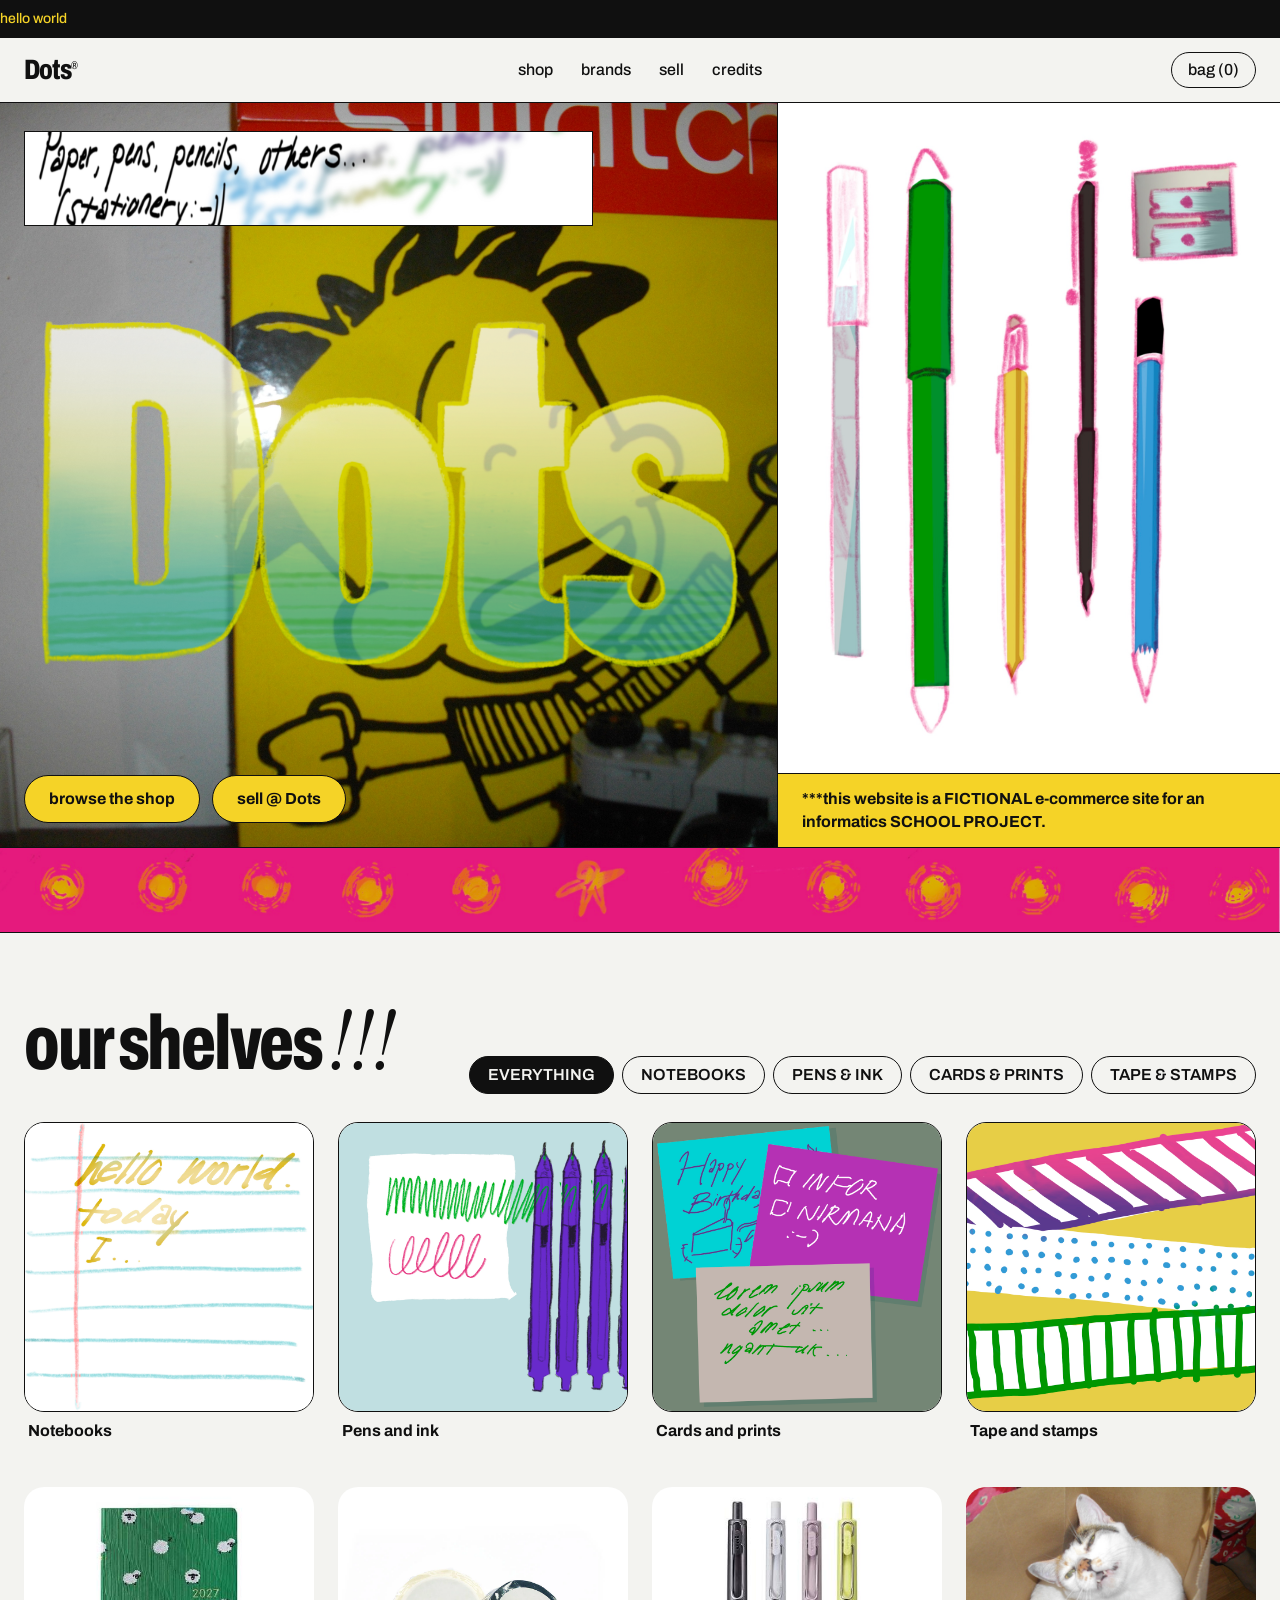
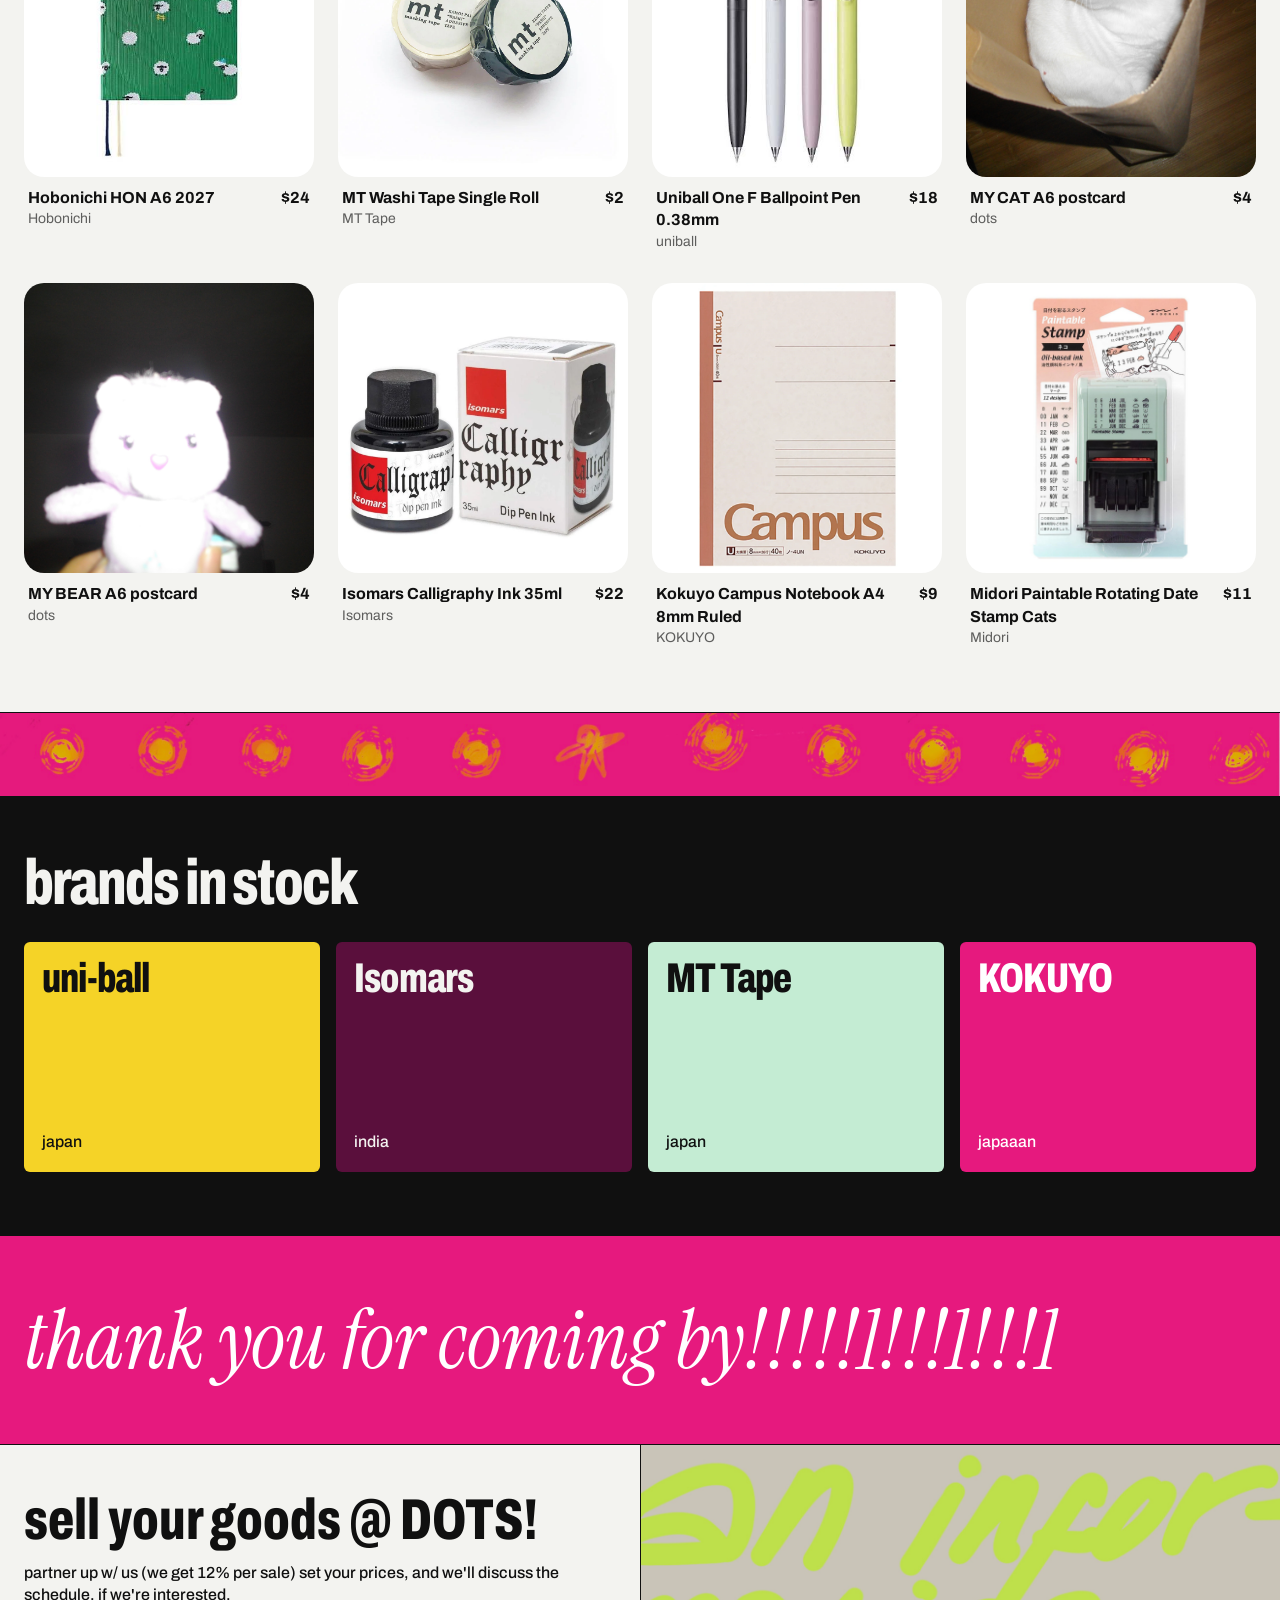
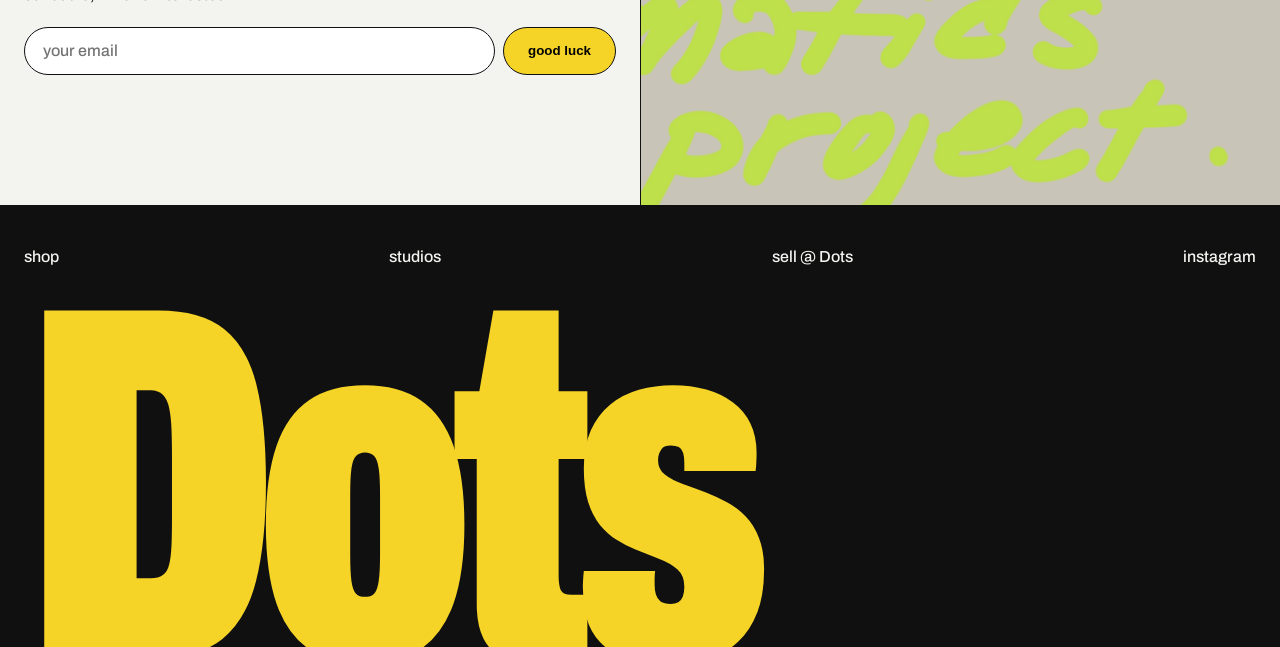
<file: index.html>
<!DOCTYPE html
<html lang="en">
<head>
<meta charset="utf-8">
<meta name="viewport" content="width=device-width, initial-scale=1">
<title>Dots — a marketplace for stationery</title>
<link rel="preconnect" href="https://fonts.googleapis.com">
<link rel="preconnect" href="https://fonts.gstatic.com" crossorigin>
<link href="https://fonts.googleapis.com/css2?family=Archivo:wdth,wght@62..125,400..900&family=Instrument+Serif:ital@0;1&display=swap" rel="stylesheet">
<link rel="stylesheet" href="style.css">
</head>
<body>

<div class="tick"><div>
  <span>hello world</span>
</div></div>

<header>
  <a class="logo" href="#">Dots<sup>®</sup></a>
  <nav><ul>
    <li><a href="#shop">shop</a></li>
    <li><a href="#studios">brands</a></li>
    <li><a href="#sell">sell</a></li>
    <li><a href="credits.html">credits</a></li>
  </ul></nav>
  <a class="bag" href="checkout.html">bag (0)</a>
</header>

<section class="hero">
  <div class="hero-l">
    <!-- Your artwork: save it as images/hero-art.jpg (or change the path) -->
    <img class="hero-art" src="images/hero-art.jpg" alt="">
    <!-- Your art: images/lead-art.png (wide, about 6:1) -->
    <div class="lead-art"><img src="images/hero.jpg" alt="Paper, ink and small objects from independent studios."></div>
    <!-- Your logo: images/dots-logo.png -->
    <h1 class="wordmark"><img src="images/dots.PNG" alt="Dots"></h1>
    <div class="cta">
      <a class="btn" href="#shop">browse the shop</a>
      <a class="btn" href="#sell">sell @ Dots</a>
    </div>
  </div>
  <div class="hero-r">
    <!-- Your art: images/hero-right.png -->
    <div class="slot" style="--f:#e6197e"><img src="images/supplies.jpg" alt=""></div>
    <p>***this website is a FICTIONAL e-commerce site for an informatics SCHOOL PROJECT. </p>
  </div>
</section>

<!-- Your art: images/strip-1.png (wide strip, 15:1) -->
<div class="strip" style="--f:#f5d327"><img src="images/strip.jpg" alt=""></div>

<main class="shop" id="shop">
  <div class="shop-h">
    <h2>our shelves <em>!!!</em></h2>
    <div class="chips">
      <label for="f-all"><input type="radio" name="f" id="f-all" checked>EVERYTHING</label>
      <label for="f-nb"><input type="radio" name="f" id="f-nb">NOTEBOOKS</label>
      <label for="f-pen"><input type="radio" name="f" id="f-pen">PENS & INK</label>
      <label for="f-card"><input type="radio" name="f" id="f-card">CARDS & PRINTS</label>
      <label for="f-ex"><input type="radio" name="f" id="f-ex">TAPE & STAMPS</label>
    </div>
  </div>

  <div class="cats">
    <!-- Square art: images/cat-notebooks.png, cat-pens.png, cat-cards.png, cat-tape.png -->
    <label class="cat" for="f-nb"><span class="art" style="--f:#101010"><img src="images/paper.jpg" alt=""></span><b>Notebooks</b></label>
    <label class="cat" for="f-pen"><span class="art" style="--f:#ebebe8"><img src="images/ink.jpg" alt=""></span><b>Pens and ink</b></label>
    <label class="cat" for="f-card"><span class="art" style="--f:#c9c4b8"><img src="images/cards.jpg" alt=""></span><b>Cards and prints</b></label>
    <label class="cat" for="f-ex"><span class="art" style="--f:#f5d327"><img src="images/washi.jpg" alt=""></span><b>Tape and stamps</b></label>
  </div>

  <!-- Product photos: save as images/product-01.jpg, product-02.jpg ... -->
  <div class="grid">
    <a class="card nb">
      <div class="art" style="--f:#f8a9c6"><img src="images/product-03.jpg" alt="Hobonichi"></div>
      <div class="meta"><b>Hobonichi HON A6 2027<span>Hobonichi</span></b><u>$24</u></div>
    </a>
    <a class="card ex">
      <div class="art" style="--f:#e8e22e"><img src="images/product-05.webp" alt="MT Tape"></div>
      <div class="meta"><b>MT Washi Tape Single Roll<span>MT Tape</span></b><u>$2</u></div>
    </a>
    <a class="card pen">
      <div class="art" style="--f:#69c7dc"><img src="images/product-01.jpg" alt="Uniball"></div>
      <div class="meta"><b>Uniball One F Ballpoint Pen 0.38mm<span>uniball</span></b><u>$18</u></div>
    </a>
    <a class="card cd">
      <div class="art" style="--f:#bfe04a"><img src="images/product-07.jpg" alt="dots"></div>
      <div class="meta"><b>MY CAT A6 postcard<span>dots</span></b><u>$4</u></div>
    </a>
    <a class="card cd">
      <div class="art" style="--f:#b9a3e3"><img src="images/product-08.jpg" alt="dots"></div>
      <div class="meta"><b>MY BEAR A6 postcard<span>dots</span></b><u>$4</u></div>
    </a>
    <a class="card pen">
      <div class="art" style="--f:#c4ecd3"><img src="images/product-02.webp" alt="Isomars"></div>
      <div class="meta"><b>Isomars Calligraphy Ink 35ml<span>Isomars</span></b><u>$22</u></div>
    </a>
    <a class="card nb">
      <div class="art" style="--f:#f26b21"><img src="images/product-04.webp" alt="KOKUYO"></div>
      <div class="meta"><b>Kokuyo Campus Notebook A4 8mm Ruled<span>KOKUYO</span></b><u>$9</u></div>
    </a>
    <a class="card ex">
      <div class="art" style="--f:#f5d327"><img src="images/product-06.jpg" alt="Midori"></div>
      <div class="meta"><b>Midori Paintable Rotating Date Stamp Cats<span>Midori</span></b><u>$11</u></div>
    </a>
  </div>
</main>

<!-- Your art: images/strip-2.png (same 15:1 strip) -->
<div class="strip t" style="--f:#e6197e"><img src="images/strip.jpg" alt=""></div>

<section class="studios" id="studios">
  <h2>brands in stock</h2>
  <ul class="tiles">
    <li class="tile"><h3>uni-ball</h3><p>japan</p></li>
    <li class="tile"><h3>Isomars</h3><p>india</p></li>
    <li class="tile"><h3>MT Tape</h3><p>japan</p></li>
    <li class="tile"><h3>KOKUYO</h3><p>japaaan</p></li>
  </ul>
</section>

<section class="manifesto" id="about">
  <p>thank you for coming by!!!!!1!!!1!!!1</p>
</section>

<section class="sell" id="sell">
  <div>
    <h2>sell your goods @ DOTS!</h2>
    <p>partner up w/ us (we get 12% per sale) set your prices, and we'll discuss the schedule, if we're interested.</p>
    <form action="#" method="post">
      <input type="email" placeholder="your email" aria-label="Your email">
      <button class="btn" type="button">good luck</button>
    </form>
  </div>
  <!-- Your art: images/sell-art.png -->
  <div class="sell-art" style="--f:#c9c4b8"><img src="images/info.jpg" alt=""></div>
</section>

<footer>
  <ul>
    <li><a href="#shop">shop</a></li>
    <li><a href="#studios">studios</a></li>
    <li><a href="#sell">sell @ Dots</a></li>
    <li><a href="https://www.instagram.com/padmeira?">instagram</a></li>
  </ul>
  <div class="big" aria-hidden="true">Dots</div>
</footer>

</body>
</html>
</file>
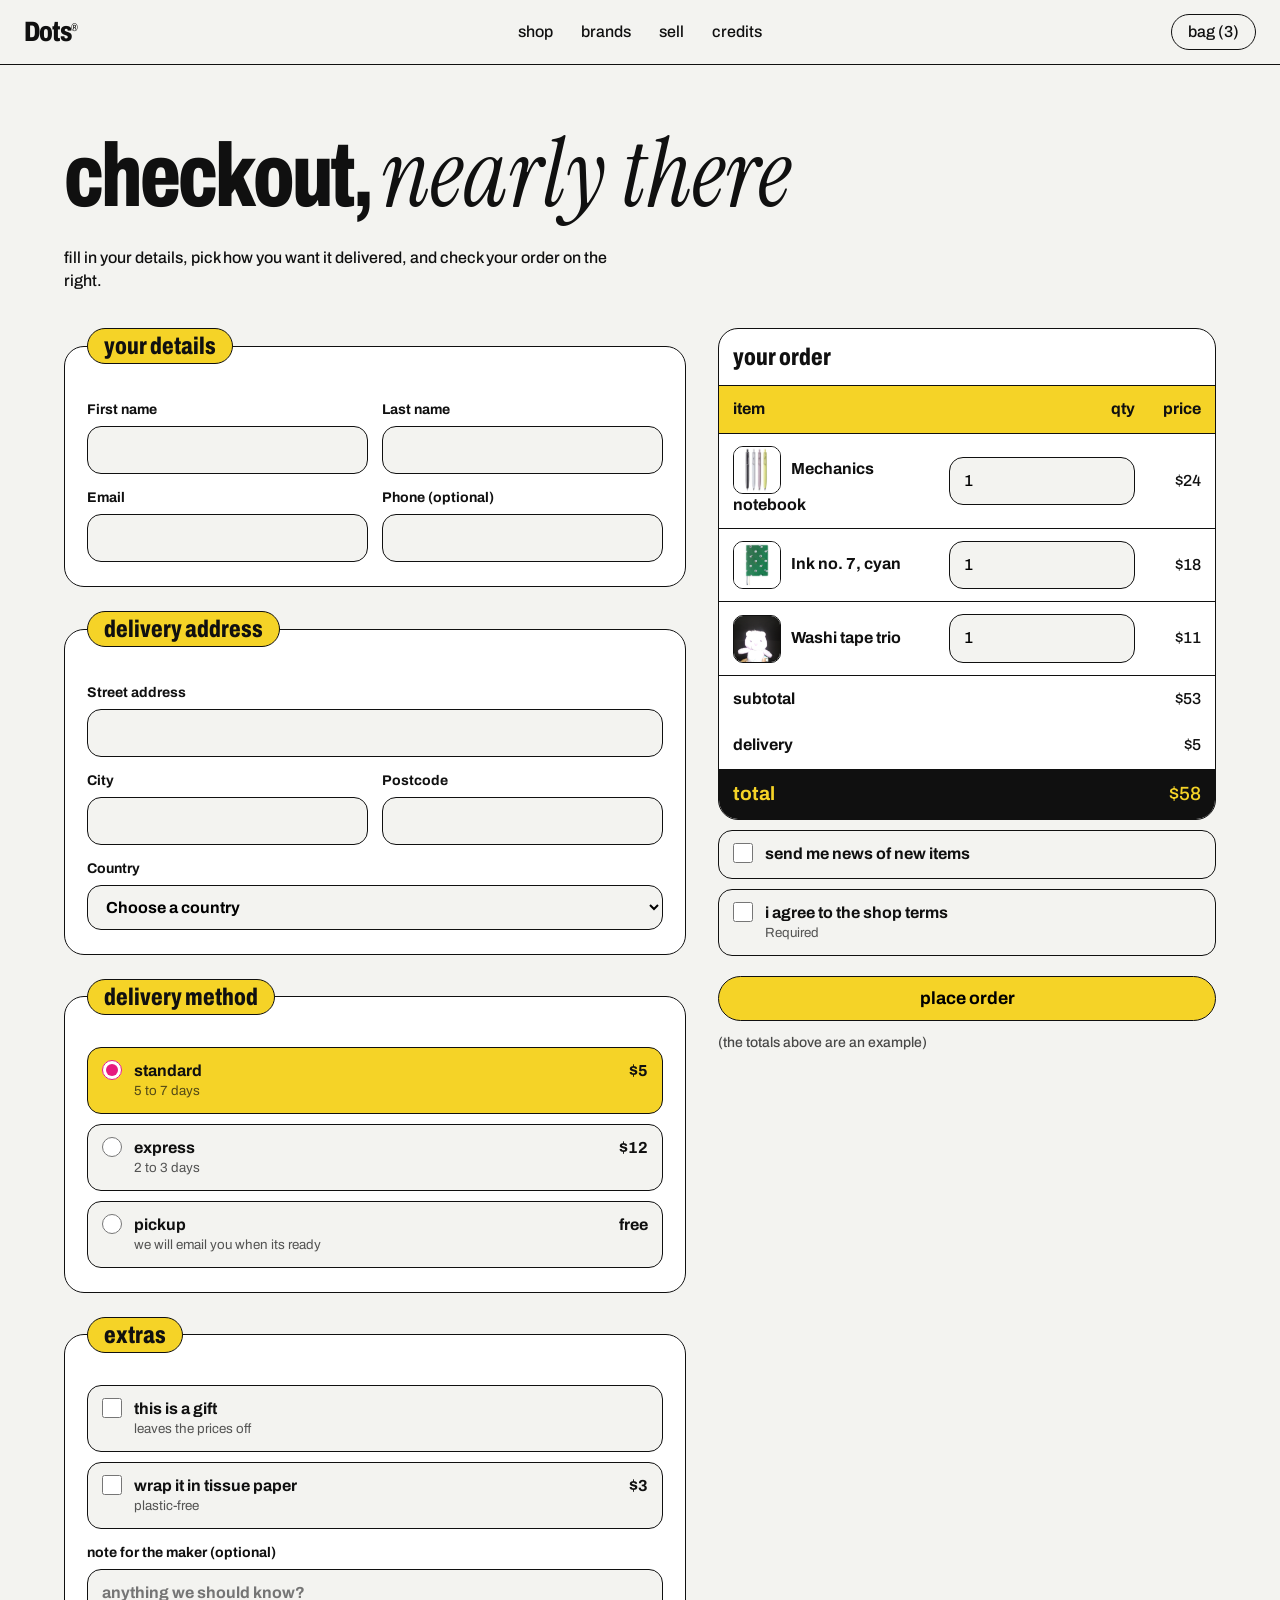
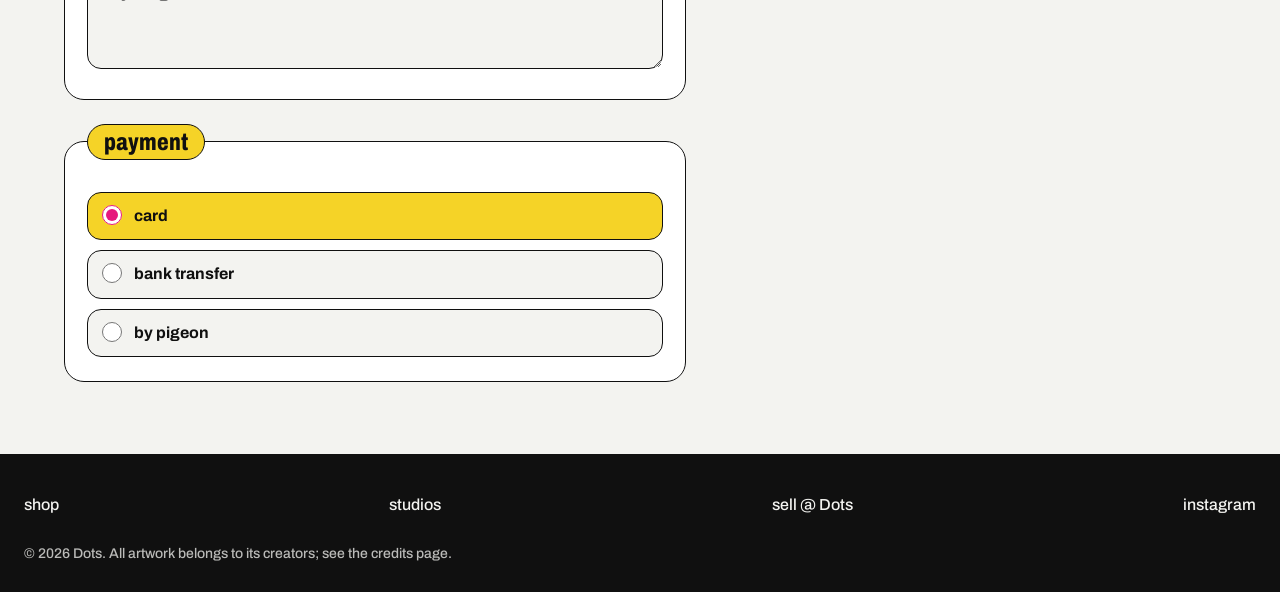
<file: checkout.html>
<!DOCTYPE html>
<html lang="en">
<head>
<meta charset="utf-8">
<meta name="viewport" content="width=device-width, initial-scale=1">
<title>Checkout — Dots</title>
<link rel="preconnect" href="https://fonts.googleapis.com">
<link rel="preconnect" href="https://fonts.gstatic.com" crossorigin>
<link href="https://fonts.googleapis.com/css2?family=Archivo:wdth,wght@62..125,400..900&family=Instrument+Serif:ital@0;1&display=swap" rel="stylesheet">
<link rel="stylesheet" href="style.css">
</head>
<body>

<header>
  <a class="logo" href="index.html">Dots<sup>®</sup></a>
  <nav><ul>
    <li><a href="index.html#shop">shop</a></li>
    <li><a href="index.html#studios">brands</a></li>
    <li><a href="index.html#sell">sell</a></li>
    <li><a href="credits.html">credits</a></li>
  </ul></nav>
  <a class="bag" href="checkout.html">bag (3)</a>
</header>

<main class="page">
  <h1>checkout, <em>nearly there</em></h1>
  <p class="intro">fill in your details, pick how you want it delivered, and check your order on the right.</p>

  <form class="checkout" action="#" method="post">
    <div class="fields">

      <fieldset>
        <legend>your details</legend>
        <div class="row">
          <label class="f"><span>First name</span><input type="text" name="first" autocomplete="given-name" required></label>
          <label class="f"><span>Last name</span><input type="text" name="last" autocomplete="family-name" required></label>
        </div>
        <div class="row">
          <label class="f"><span>Email</span><input type="email" name="email" autocomplete="email" required></label>
          <label class="f"><span>Phone (optional)</span><input type="tel" name="phone" autocomplete="tel"></label>
        </div>
      </fieldset>

      <fieldset>
        <legend>delivery address</legend>
        <div class="row one">
          <label class="f"><span>Street address</span><input type="text" name="address" autocomplete="street-address" required></label>
        </div>
        <div class="row">
          <label class="f"><span>City</span><input type="text" name="city" autocomplete="address-level2" required></label>
          <label class="f"><span>Postcode</span><input type="text" name="postcode" autocomplete="postal-code" required></label>
        </div>
        <div class="row one">
          <label class="f"><span>Country</span>
            <select name="country" autocomplete="country-name" required>
              <option value="" selected disabled>Choose a country</option>
                <option>Indonesia</option>
                <option>Malaysia</option>
                <option>Singapore</option>
                <option>Philippines</option>
                <option>Thailand</option>
            </select>
          </label>
        </div>
      </fieldset>

      <fieldset>
        <legend>delivery method</legend>
        <label class="opt"><input type="radio" name="shipping" value="standard" checked><span><b>standard</b><small>5 to 7 days</small></span><span class="price">$5</span></label>
        <label class="opt"><input type="radio" name="shipping" value="express"><span><b>express</b><small>2 to 3 days</small></span><span class="price">$12</span></label>
        <label class="opt"><input type="radio" name="shipping" value="pickup"><span><b>pickup</b><small>we will email you when its ready</small></span><span class="price">free</span></label>
      </fieldset>

      <fieldset>
        <legend>extras</legend>
        <label class="opt"><input type="checkbox" name="gift"><span><b>this is a gift</b><small>leaves the prices off</small></span></label>
        <label class="opt"><input type="checkbox" name="wrap"><span><b>wrap it in tissue paper</b><small>plastic-free</small></span><span class="price">$3</span></label>
        <div class="row one">
          <label class="f"><span>note for the maker (optional)</span><textarea name="note" placeholder="anything we should know?"></textarea></label>
        </div>
      </fieldset>

      <fieldset>
        <legend>payment</legend>
        <label class="opt"><input type="radio" name="payment" value="card" checked><span><b>card</b></span></label>
        <label class="opt"><input type="radio" name="payment" value="transfer"><span><b>bank transfer</b></span></label>
        <label class="opt"><input type="radio" name="payment" value="pigeon"><span><b>by pigeon</b></span></label>
        <!-- Do not add card number fields to a plain HTML form. Connect Stripe, PayPal or similar to take real payments. -->
       
      </fieldset>

    </div>

    <aside class="summary">
      <div class="table-wrap">
        <table>
          <caption>your order</caption>
          <thead><tr><th scope="col">item</th><th scope="col" class="n">qty</th><th scope="col" class="n">price</th></tr></thead>
          <tbody>
            <tr><th scope="row"><span class="thumb" style="--f:#f8a9c6"><img src="images/product-01.jpg" alt=""></span>Mechanics notebook</th><td class="n"><input class="qty" type="number" name="qty1" value="1" min="1" aria-label="Quantity, Mechanics notebook"></td><td class="n">$24</td></tr>
            <tr><th scope="row"><span class="thumb" style="--f:#69c7dc"><img src="images/product-03.jpg" alt=""></span>Ink no. 7, cyan</th><td class="n"><input class="qty" type="number" name="qty2" value="1" min="1" aria-label="Quantity, Ink no. 7, cyan"></td><td class="n">$18</td></tr>
            <tr><th scope="row"><span class="thumb" style="--f:#f5d327"><img src="images/product-08.jpg" alt=""></span>Washi tape trio</th><td class="n"><input class="qty" type="number" name="qty3" value="1" min="1" aria-label="Quantity, Washi tape trio"></td><td class="n">$11</td></tr>
          </tbody>
          <tfoot>
            <tr><th scope="row" colspan="2">subtotal</th><td class="n">$53</td></tr>
            <tr><th scope="row" colspan="2">delivery</th><td class="n">$5</td></tr>
            <tr><th scope="row" colspan="2">total</th><td class="n">$58</td></tr>
          </tfoot>
        </table>
      </div>

        <label class="opt"><input type="checkbox" name="news"><span><b>send me news of new items</b></span></label>
        <label class="opt"><input type="checkbox" name="terms" required><span><b>i agree to the shop terms</b><small>Required</small></span></label>
      <button class="btn place" type="submit">place order</button>
      <p class="small">(the totals above are an example)</p>
    </aside>
  </form>
</main>

<footer>
  <ul>
    <li><a href="#shop">shop</a></li>
    <li><a href="#studios">studios</a></li>
    <li><a href="#sell">sell @ Dots</a></li>
    <li><a href="https://www.instagram.com/padmeira?">instagram</a></li>
  </ul>
  <p class="copy">© 2026 Dots. All artwork belongs to its creators; see the credits page.</p>
</footer>

</body>
</html>
</file>
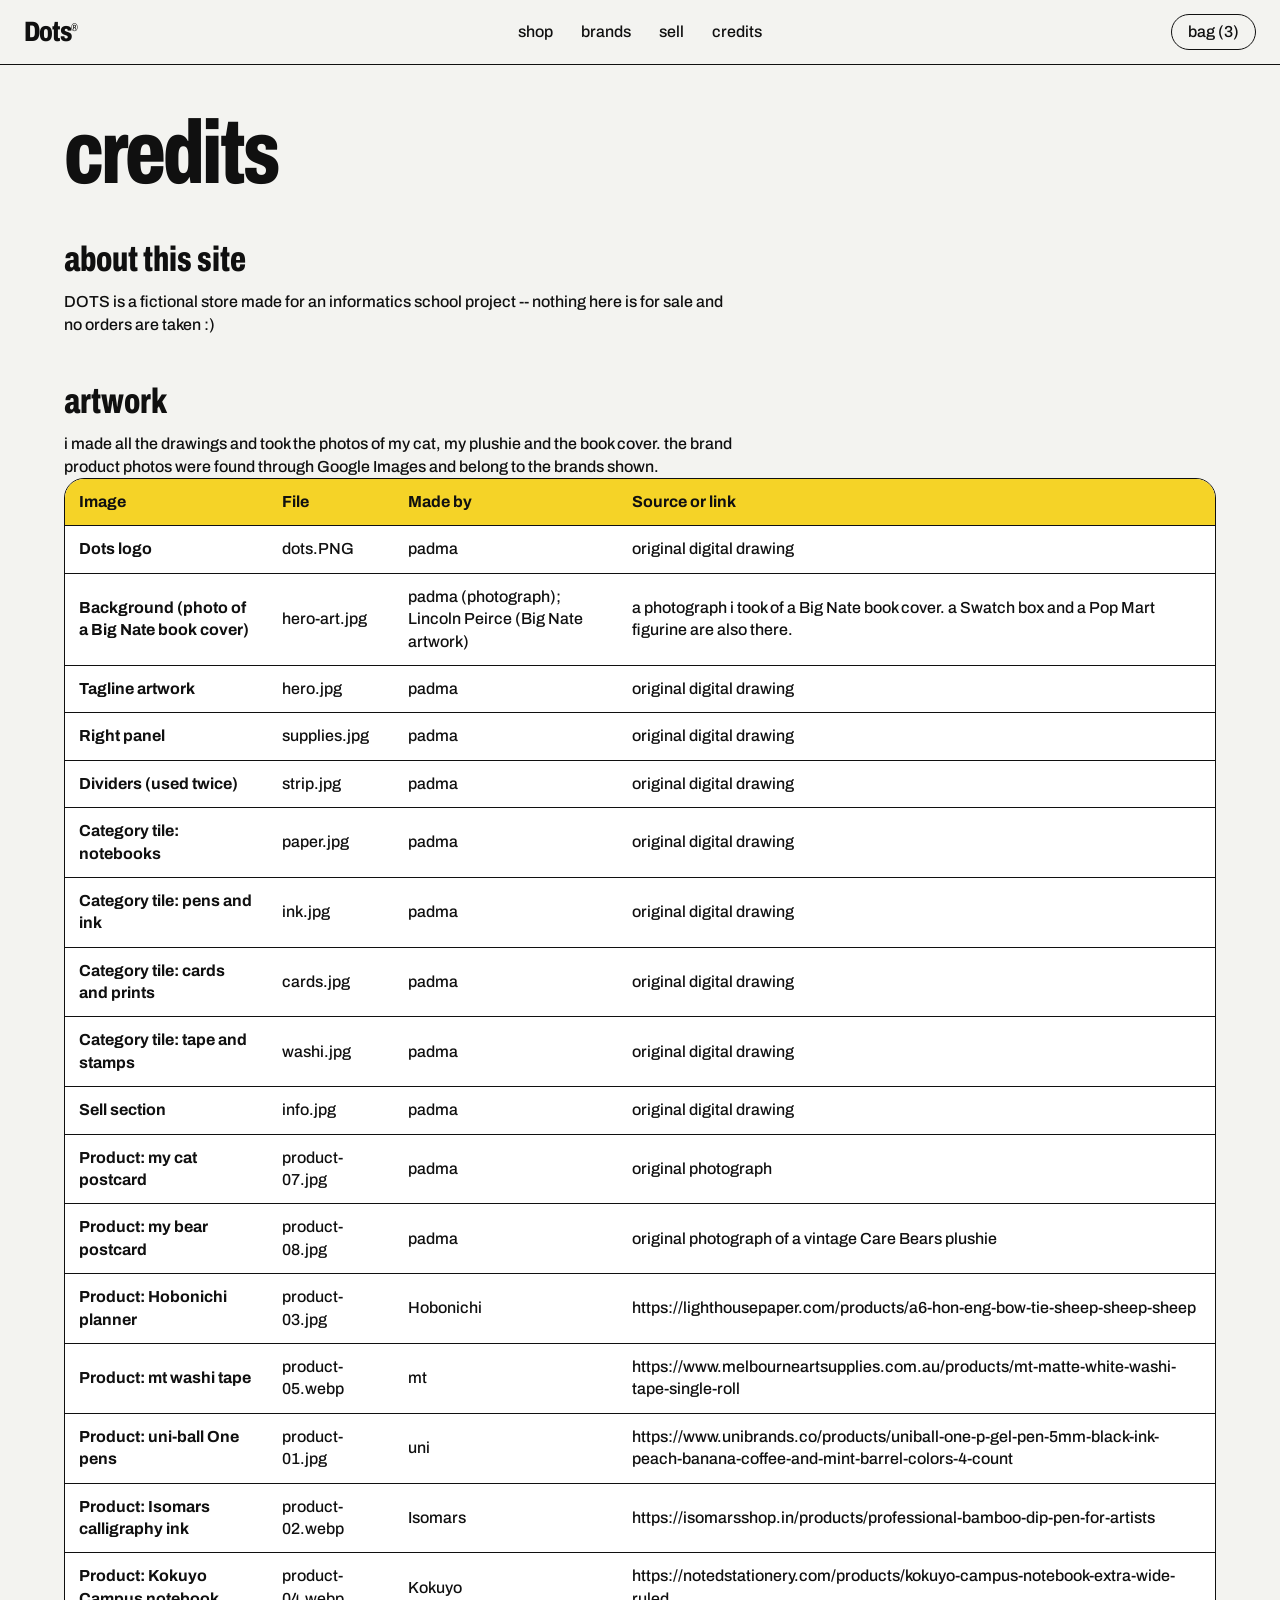
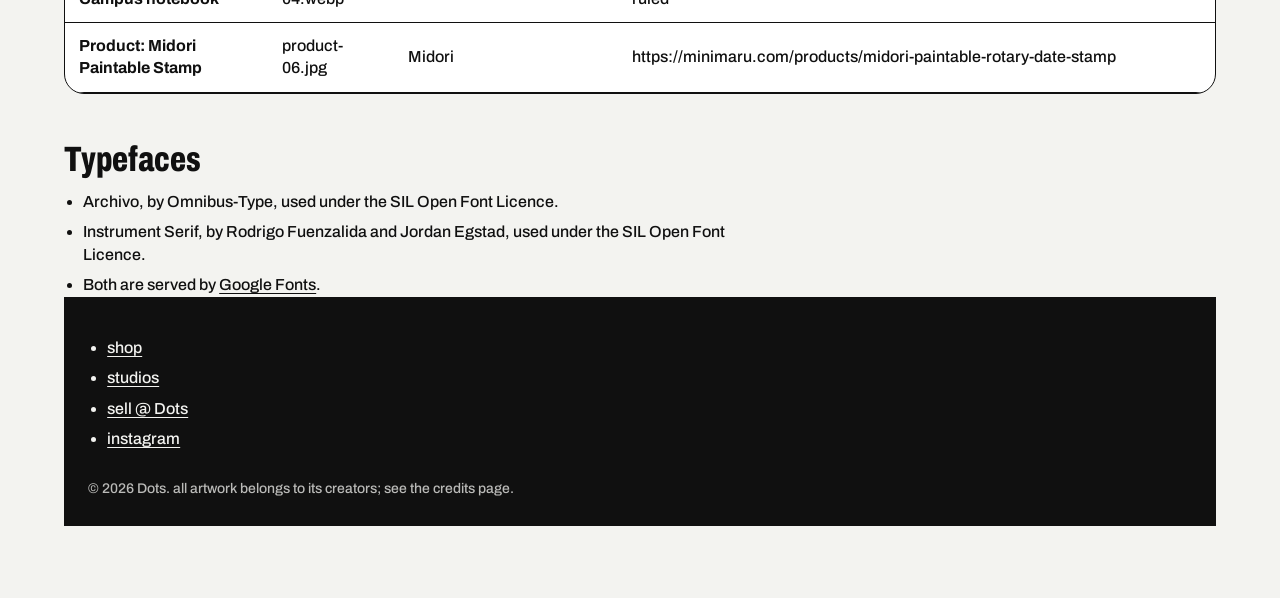
<file: credits.html>
<!DOCTYPE html>
<html lang="en">
<head>
<meta charset="utf-8">
<meta name="viewport" content="width=device-width, initial-scale=1">
<title>credits — Dots</title>
<link rel="preconnect" href="https://fonts.googleapis.com">
<link rel="preconnect" href="https://fonts.gstatic.com" crossorigin>
<link href="https://fonts.googleapis.com/css2?family=Archivo:wdth,wght@62..125,400..900&family=Instrument+Serif:ital@0;1&display=swap" rel="stylesheet">
<link rel="stylesheet" href="style.css">
</head>
<body>

<header>
  <a class="logo" href="index.html">Dots<sup>®</sup></a>
  <nav><ul>
    <li><a href="index.html#shop">shop</a></li>
    <li><a href="index.html#studios">brands</a></li>
    <li><a href="index.html#sell">sell</a></li>
    <li><a href="credits.html">credits</a></li>
  </ul></nav>
  <a class="bag" href="checkout.html">bag (3)</a>
</header>

<main class="page credits">
  <h1>credits </h1>

  <h2>about this site</h2>
  <p>DOTS is a fictional store made for an informatics school project -- nothing here is for sale and no orders are taken :) </p>

  <h2>artwork</h2>
  <p>i made all the drawings and took the photos of my cat, my plushie and the book cover. the brand product photos were found through Google Images and belong to the brands shown.</p>
  <div class="table-wrap">
    <table>
      <thead><tr><th scope="col">Image</th><th scope="col">File</th><th scope="col">Made by</th><th scope="col">Source or link</th>
      <tbody>
        <tr><th scope="row">Dots logo</th><td>dots.PNG</td><td>padma</td><td>original digital drawing</td></tr>
        <tr><th scope="row">Background (photo of a Big Nate book cover)</th><td>hero-art.jpg</td><td>padma (photograph); Lincoln Peirce (Big Nate artwork)</td><td>a photograph i took of a Big Nate book cover. a Swatch box and a Pop Mart figurine are also there.</td></tr>
        <tr><th scope="row">Tagline artwork</th><td>hero.jpg</td><td>padma</td><td>original digital drawing</td></tr>
        <tr><th scope="row">Right panel</th><td>supplies.jpg</td><td>padma</td><td>original digital drawing</td></tr>
        <tr><th scope="row">Dividers (used twice)</th><td>strip.jpg</td><td>padma</td><td>original digital drawing</td></tr>
        <tr><th scope="row">Category tile: notebooks</th><td>paper.jpg</td><td>padma</td><td>original digital drawing</td></tr>
        <tr><th scope="row">Category tile: pens and ink</th><td>ink.jpg</td><td>padma</td><td>original digital drawing</td></tr>
        <tr><th scope="row">Category tile: cards and prints</th><td>cards.jpg</td><td>padma</td><td>original digital drawing</td></tr>
        <tr><th scope="row">Category tile: tape and stamps</th><td>washi.jpg</td><td>padma</td><td>original digital drawing</td></tr>
        <tr><th scope="row">Sell section</th><td>info.jpg</td><td>padma</td><td>original digital drawing</td></tr>
        <tr><th scope="row">Product: my cat postcard</th><td>product-07.jpg</td><td>padma</td><td>original photograph</td></tr>
        <tr><th scope="row">Product: my bear postcard</th><td>product-08.jpg</td><td>padma</td><td>original photograph of a vintage Care Bears plushie</td></tr>
        <tr><th scope="row">Product: Hobonichi planner</th><td>product-03.jpg</td><td>Hobonichi</td><td>https://lighthousepaper.com/products/a6-hon-eng-bow-tie-sheep-sheep-sheep</td></tr>
        <tr><th scope="row">Product: mt washi tape</th><td>product-05.webp</td><td>mt</td><td>https://www.melbourneartsupplies.com.au/products/mt-matte-white-washi-tape-single-roll</td></tr>
        <tr><th scope="row">Product: uni-ball One pens</th><td>product-01.jpg</td><td>uni</td><td>https://www.unibrands.co/products/uniball-one-p-gel-pen-5mm-black-ink-peach-banana-coffee-and-mint-barrel-colors-4-count</td></tr>
        <tr><th scope="row">Product: Isomars calligraphy ink</th><td>product-02.webp</td><td>Isomars</td><td>https://isomarsshop.in/products/professional-bamboo-dip-pen-for-artists</td></tr>
        <tr><th scope="row">Product: Kokuyo Campus notebook</th><td>product-04.webp</td><td>Kokuyo</td><td>https://notedstationery.com/products/kokuyo-campus-notebook-extra-wide-ruled</td></tr>
        <tr><th scope="row">Product: Midori Paintable Stamp</th><td>product-06.jpg</td><td>Midori</td><td>https://minimaru.com/products/midori-paintable-rotary-date-stamp</td></tr>
      </tbody>
    </table>
  </div>

  <h2>Typefaces</h2>
  <ul>
    <li>Archivo, by Omnibus-Type, used under the SIL Open Font Licence.</li>
    <li>Instrument Serif, by Rodrigo Fuenzalida and Jordan Egstad, used under the SIL Open Font Licence.</li>
    <li>Both are served by <a href="https://fonts.google.com">Google Fonts</a>.</li>
  </ul>



 

<footer>
  <ul>
    <li><a href="#shop">shop</a></li>
    <li><a href="#studios">studios</a></li>
    <li><a href="#sell">sell @ Dots</a></li>
    <li><a href="https://www.instagram.com/padmeira?">instagram</a></li>
  </ul>
  <p class="copy">© 2026 Dots. all artwork belongs to its creators; see the credits page.</p>
</footer>

</body>
</html>
</file>
<file: style.css>
:root{
  --y:#f5d327;--p:#e6197e;--b:#2e9bd6;--g:#1fa64a;--o:#f26b21;--k:#101010;
  --w:#f3f3f0;--l:#b9a3e3;--m:#c4ecd3;
  --sans:"Archivo","Helvetica Neue",Helvetica,Arial,sans-serif;
  --serif:"Instrument Serif","Times New Roman",serif;
  --line:1.5px solid var(--k);
}
*{box-sizing:border-box;margin:0;padding:0}
html{scroll-behavior:smooth}
body{background:var(--w);color:var(--k);font:500 16px/1.4 var(--sans);font-variant-numeric:tabular-nums}
a{color:inherit;text-decoration:none}
a:focus-visible,input:focus-visible,label:focus-within{outline:3px solid var(--p);outline-offset:3px}
ul{list-style:none}

/* ticker */
.tick{background:var(--k);color:var(--y);overflow:hidden;white-space:nowrap;font-size:14px}
.tick div{display:inline-block;padding:9px 0;animation:slide 40s linear infinite}
.tick span{margin-right:3rem}
@keyframes slide{to{transform:translateX(-50%)}}
@media(prefers-reduced-motion:reduce){.tick div{animation:none}}

/* header */
header{display:grid;grid-template-columns:1fr auto 1fr;align-items:center;padding:14px 24px;border-bottom:var(--line);position:sticky;top:0;background:var(--w);z-index:5}
.logo{font:800 28px/1 var(--sans);font-stretch:75%;letter-spacing:-.04em}
.logo sup{font-size:.4em;font-weight:500}
nav ul{display:flex;gap:28px}
nav a:hover,.bag:hover{color:var(--p)}
.bag{justify-self:end;border:var(--line);border-radius:99px;padding:6px 16px}

/* hero */
.hero{display:grid;grid-template-columns:1.55fr 1fr;border-bottom:var(--line)}
.hero-l{position:relative;isolation:isolate;overflow:hidden;background:var(--w);padding:28px 24px 24px;display:flex;flex-direction:column;justify-content:space-between;border-right:var(--line);min-height:78vh;container-type:inline-size}
.hero-art{position:absolute;inset:0;width:100%;height:100%;object-fit:cover;z-index:-1;color:transparent}
.lead-art{align-self:flex-start;width:min(100%,78cqw);aspect-ratio:6/1;background:var(--w);border:var(--line);overflow:hidden}
.lead-art img{display:block;width:100%;height:100%;object-fit:cover;color:transparent}
.wordmark{margin:3vh 0 4vh}
.wordmark img{display:block;width:100%;height:auto;color:transparent}
.cta{display:flex;gap:12px;flex-wrap:wrap}
.btn{display:inline-block;border:var(--line);border-radius:99px;padding:12px 24px;font-weight:700;background:var(--y);transition:box-shadow .15s,transform .15s}
.btn:hover{box-shadow:5px 5px 0 var(--k);transform:translate(-3px,-3px)}
.btn.alt{background:transparent}

.hero-r{background:#fff;display:flex;flex-direction:column}
.hero-r .slot{flex:1;position:relative;min-height:320px;background:var(--f,#fff)}
.hero-r .slot img{position:absolute;inset:0;width:100%;height:100%;object-fit:cover;color:transparent}
.hero-r p{border-top:var(--line);padding:14px 24px;background:var(--y);font-weight:700}

/* shop */
.shop{padding:0 24px 64px}
.shop-h{display:flex;justify-content:space-between;align-items:end;flex-wrap:wrap;gap:20px;padding:56px 0 28px}
.shop-h h2{font:800 clamp(2.4rem,6vw,5.5rem)/.9 var(--sans);font-stretch:70%;letter-spacing:-.03em}
.shop-h h2 em{font:italic 400 1.05em var(--serif);letter-spacing:0}
.chips{display:flex;gap:8px;flex-wrap:wrap}
.chips input{position:absolute;opacity:0;pointer-events:none}
.chips label{border:var(--line);border-radius:99px;padding:7px 18px;cursor:pointer;font-weight:600}
.chips label:hover{background:var(--m)}
.shop:has(#f-all:checked) .chips [for=f-all],
.shop:has(#f-nb:checked) .chips [for=f-nb],
.shop:has(#f-pen:checked) .chips [for=f-pen],
.shop:has(#f-card:checked) .chips [for=f-card],
.shop:has(#f-ex:checked) .chips [for=f-ex]{background:var(--k);color:var(--w)}
.shop:has(#f-nb:checked) .card:not(.nb),
.shop:has(#f-pen:checked) .card:not(.pen),
.shop:has(#f-card:checked) .card:not(.cd),
.shop:has(#f-ex:checked) .card:not(.ex){display:none}

.grid{display:grid;grid-template-columns:repeat(4,1fr);gap:32px 24px}
.card{display:block}
.art{position:relative;overflow:hidden;border-radius:20px;container-type:inline-size;transition:box-shadow .2s,transform .2s}
.card:hover .art{box-shadow:7px 7px 0 var(--k);transform:translate(-4px,-4px)}
.meta{display:flex;justify-content:space-between;gap:12px;padding:10px 4px 0}
.meta b{font-weight:700}
.meta span{display:block;font-weight:400;opacity:.65;font-size:14px}
.meta u{text-decoration:none;font-weight:700}

.art{background:var(--f,#ddd)}
.art img{display:block;width:100%;height:100%;object-fit:cover;color:transparent}
.art{aspect-ratio:1/1}

/* category tiles (your art goes in images/cat-*.png) */
.cats{display:grid;grid-template-columns:repeat(4,1fr);gap:24px;margin-bottom:44px}
.cat{display:block;cursor:pointer}
.cat .art{display:block;border:var(--line)}
.cat b{display:block;padding:8px 4px 0;font-weight:700}
.cat:hover .art{box-shadow:7px 7px 0 var(--k);transform:translate(-4px,-4px)}
.shop:has(#f-nb:checked) [for=f-nb].cat .art,
.shop:has(#f-pen:checked) [for=f-pen].cat .art,
.shop:has(#f-card:checked) [for=f-card].cat .art,
.shop:has(#f-ex:checked) [for=f-ex].cat .art{box-shadow:7px 7px 0 var(--p);transform:translate(-4px,-4px)}

/* full-width strips: one ratio, used for both dividers */
.strip{aspect-ratio:15/1;min-height:56px;overflow:hidden;background:var(--f,#eee);border-bottom:var(--line)}
.strip.t{border-top:var(--line)}
.strip img{display:block;width:100%;height:100%;object-fit:cover;color:transparent}

/* sell section art */
.sell>.sell-art{position:relative;padding:0;min-height:360px;background:var(--f,#eee);border-left:var(--line)}
.sell-art img{position:absolute;inset:0;width:100%;height:100%;object-fit:cover;color:transparent}

/* studios */
.studios{background:var(--k);color:var(--w);padding:56px 24px 64px}
.studios h2{font:800 clamp(2rem,5vw,4.5rem)/.95 var(--sans);font-stretch:70%;letter-spacing:-.03em;margin-bottom:28px;max-width:14em}
.tiles{display:grid;grid-template-columns:repeat(auto-fit,minmax(240px,1fr));gap:16px}
.tile{padding:18px;min-height:230px;display:flex;flex-direction:column;justify-content:space-between;color:var(--k);border-radius:6px}
.tile h3{font:800 2.6rem/.9 var(--sans);font-stretch:70%;letter-spacing:-.02em}
.tile:nth-child(1){background:var(--y)}
.tile:nth-child(2){background:#5a0f3c;color:var(--w)}
.tile:nth-child(3){background:var(--m)}
.tile:nth-child(4){background:var(--p);color:#fff}
.tile:hover{transform:rotate(-1.5deg)}

/* manifesto */
.manifesto{background:var(--p);border-bottom:var(--line);padding:64px 24px;color:#fff}
.manifesto p{font:italic 400 clamp(2rem,6.4vw,6rem)/.98 var(--serif);max-width:16em}

/* sell */
.sell{display:grid;grid-template-columns:1fr 1fr;border-bottom:var(--line)}
.sell>div{padding:48px 24px}
.sell h2{font:800 clamp(2rem,4.5vw,4rem)/.95 var(--sans);font-stretch:70%;margin-bottom:14px}
.sell p{max-width:34em;margin-bottom:20px}
form{display:flex;gap:8px;flex-wrap:wrap}
input{flex:1;min-width:200px;border:var(--line);border-radius:99px;padding:12px 18px;font:inherit;background:#fff}

/* footer */
footer{background:var(--k);color:var(--w);padding:40px 24px 0;overflow:hidden;container-type:inline-size}
footer ul{display:flex;gap:28px;flex-wrap:wrap;justify-content:space-between}
footer .big{font:900 41cqw/.72 var(--sans);font-stretch:62%;letter-spacing:-.05em;color:var(--y);margin:40px 0 -2cqw}
footer a:hover{color:var(--y)}

@media(max-width:1000px){.grid,.cats{grid-template-columns:repeat(2,1fr)}}
@media(max-width:520px){.grid{grid-template-columns:1fr}}
@media(max-width:860px){
  .hero,.sell{grid-template-columns:1fr}
  .hero-l{border-right:0;border-bottom:var(--line);min-height:70vh}
  .sell>.sell-art{border-left:0;border-top:var(--line)}
  header{grid-template-columns:1fr auto}
  nav{display:none}
}

/* ===== checkout + credits pages (paste at the bottom of style.css) ===== */
.page{padding:48px 24px 72px;max-width:1200px;margin:0 auto}
.page h1{font:800 clamp(2.6rem,7vw,6rem)/.9 var(--sans);font-stretch:70%;letter-spacing:-.03em;margin-bottom:12px}
.page h1 em{font:italic 400 1.05em var(--serif);letter-spacing:0}
.page .intro{max-width:36em;margin-bottom:36px}
mark{background:var(--y);padding:0 4px}

.checkout{display:grid;grid-template-columns:1.25fr 1fr;gap:32px;align-items:start}
.fields{display:grid;gap:24px}
fieldset{border:var(--line);border-radius:20px;padding:22px 22px 24px;background:#fff;min-width:0}
legend{font:800 1.5rem/1 var(--sans);font-stretch:75%;background:var(--y);border:var(--line);border-radius:99px;padding:5px 16px}
.row{display:grid;grid-template-columns:1fr 1fr;gap:14px;margin-top:14px}
.row.one{grid-template-columns:1fr}
.f{display:block;font-weight:700}
.f span{display:block;font-size:14px;margin-bottom:6px}
.checkout input:not([type=checkbox]):not([type=radio]),
.checkout select,.checkout textarea{width:100%;min-width:0;border:var(--line);border-radius:14px;padding:12px 14px;font:inherit;background:var(--w)}
.checkout textarea{min-height:100px;resize:vertical}
input[type=checkbox],input[type=radio]{flex:none;min-width:0;width:20px;height:20px;padding:0;accent-color:var(--p)}
.opt{display:flex;gap:12px;align-items:flex-start;padding:12px 14px;border:var(--line);border-radius:14px;margin-top:10px;cursor:pointer;background:var(--w)}
.opt:hover{background:var(--m)}
.opt:has(input:checked){background:var(--y)}
.opt b{display:block}
.opt small{display:block;font-weight:400;opacity:.7}
.opt .price{margin-left:auto;font-weight:700}

.summary{position:sticky;top:90px}
.table-wrap{border:var(--line);border-radius:20px;overflow:auto;background:#fff}
table{width:100%;border-collapse:collapse;min-width:440px}
caption{text-align:left;font:800 1.5rem/1 var(--sans);font-stretch:75%;padding:16px 14px;border-bottom:var(--line)}
th,td{padding:12px 14px;text-align:left;border-bottom:1.5px solid var(--k);vertical-align:middle}
thead th{background:var(--y)}
.n{text-align:right}
tbody tr:hover{background:var(--m)}
tfoot th,tfoot td{border-bottom:0}
tfoot tr:last-child{background:var(--k);color:var(--y);font-size:1.2rem}
.thumb{display:inline-block;width:48px;aspect-ratio:1;border-radius:10px;overflow:hidden;background:var(--f,#ddd);border:var(--line);vertical-align:middle;margin-right:10px}
.thumb img{display:block;width:100%;height:100%;object-fit:cover;color:transparent}
.checkout td input.qty{width:64px}
.place{width:100%;margin-top:20px;font:700 1.1rem var(--sans);cursor:pointer}
.small{font-size:14px;opacity:.75;margin-top:12px}

.credits h2{font:800 2.2rem/1 var(--sans);font-stretch:70%;margin:48px 0 14px}
.credits p,.credits li{max-width:42em}
.credits ul{display:grid;gap:8px;padding-left:1.2em;list-style:disc}
.credits a{text-decoration:underline;text-underline-offset:3px}
.credits table{min-width:560px}
footer .copy{margin-top:28px;padding-bottom:28px;font-size:14px;opacity:.75}

@media(max-width:900px){.checkout{grid-template-columns:1fr}.summary{position:static}.row{grid-template-columns:1fr}}
</file>
